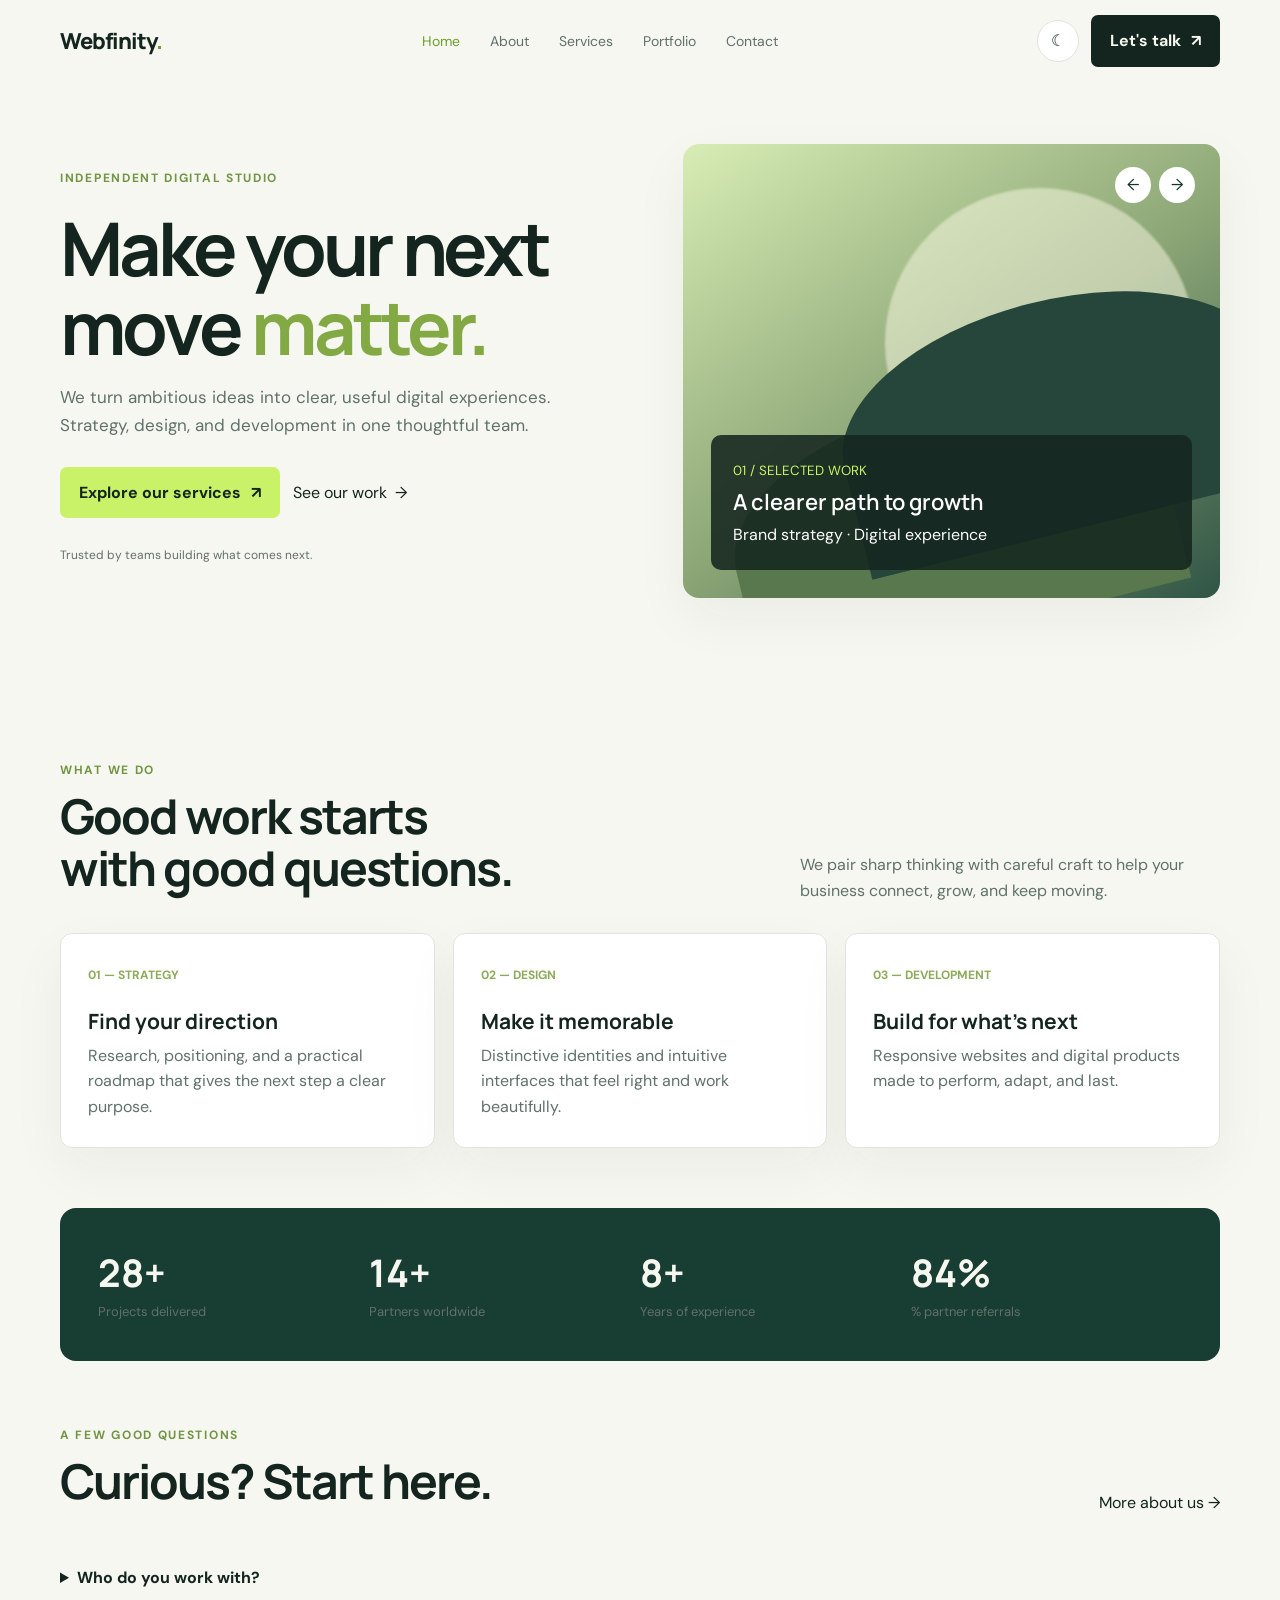
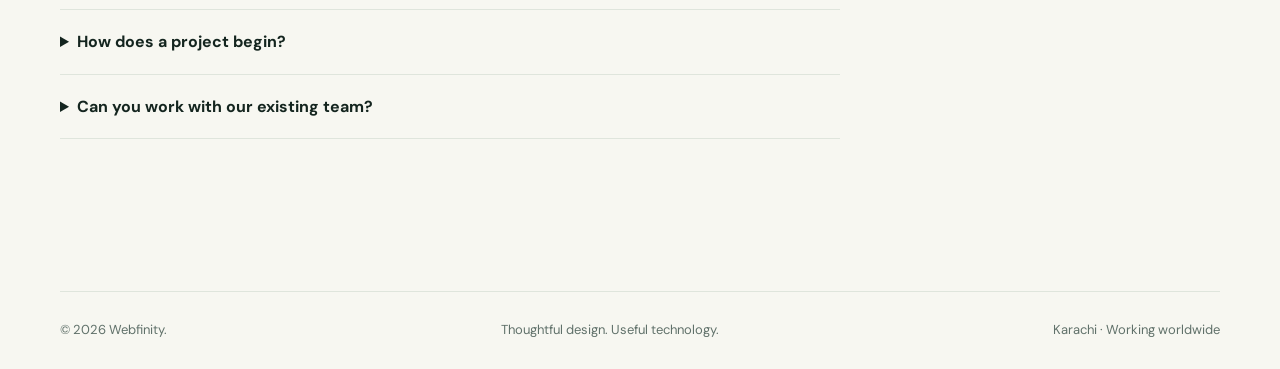
<file: index.html>
<!doctype html>
<html lang="en">

<head>
    <meta charset="utf-8">
    <meta name="viewport" content="width=device-width,initial-scale=1">
    <meta name="description"
        content="Devixo Solutions builds thoughtful digital experiences and modern websites for ambitious teams.">
    <title>Digital ideas, built with purpose | Webfinity.</title>
    <link rel="stylesheet" href="styles.css">
</head>

<body>
    <header class="wrap nav"><a class="logo" href="index.html">Webfinity<i>.</i></a>
        <nav class="links"><a class="active" href="index.html">Home</a><a class="" href="about.html">About</a><a
                class="" href="services.html">Services</a><a class="" href="portfolio.html">Portfolio</a><a class=""
                href="contact.html">Contact</a></nav>
        <div class="nav-actions"><button class="iconbtn theme" aria-label="Toggle dark mode">☾</button><a class="btn"
                href="contact.html">Let's talk <span>↗</span></a><button class="menu"
                aria-label="Open navigation">☰</button></div>
    </header>
    <main>
        <section class="wrap hero">
            <div><span class="eyebrow">Independent digital studio</span>
                <h1>Make your next<br>move <em class="typing">matter.</em></h1>
                <p>We turn ambitious ideas into clear, useful digital experiences. Strategy, design, and development in
                    one thoughtful team.</p>
                <div class="hero-cta"><a class="btn light" href="services.html">Explore our services
                        <span>↗</span></a><a href="portfolio.html">See our work&nbsp; →</a></div>
                <p style="font-size:12px;margin-top:28px">Trusted by teams building what comes next.</p>
            </div>
            <div class="slider">
                <div class="slide-controls"><button aria-label="Previous slide" class="prev">←</button><button
                        aria-label="Next slide" class="next">→</button></div>
                <div class="slidecopy"><small class="slidekicker">01 / SELECTED WORK</small>
                    <h3 class="slidetitle">A clearer path to growth</h3><span class="slidedesc">Brand strategy · Digital
                        experience</span>
                </div>
            </div>
        </section>
        <section class="wrap section">
            <div class="sectionhead">
                <div><span class="eyebrow">What we do</span>
                    <h2>Good work starts<br>with good questions.</h2>
                </div>
                <p>We pair sharp thinking with careful craft to help your business connect, grow, and keep moving.</p>
            </div>
            <div class="grid3">
                <article class="card reveal"><span class="num">01 — STRATEGY</span>
                    <h3>Find your direction</h3>
                    <p>Research, positioning, and a practical roadmap that gives the next step a clear purpose.</p>
                </article>
                <article class="card reveal"><span class="num">02 — DESIGN</span>
                    <h3>Make it memorable</h3>
                    <p>Distinctive identities and intuitive interfaces that feel right and work beautifully.</p>
                </article>
                <article class="card reveal"><span class="num">03 — DEVELOPMENT</span>
                    <h3>Build for what’s next</h3>
                    <p>Responsive websites and digital products made to perform, adapt, and last.</p>
                </article>
            </div>
            <div class="stats">
                <div class="stat"><strong data-count="36">0</strong><span>Projects delivered</span></div>
                <div class="stat"><strong data-count="14">0</strong><span>Partners worldwide</span></div>
                <div class="stat"><strong data-count="8">0</strong><span>Years of experience</span></div>
                <div class="stat"><strong data-count="96">0</strong><span>% partner referrals</span></div>
            </div>
            <div class="sectionhead">
                <div><span class="eyebrow">A few good questions</span>
                    <h2>Curious? Start here.</h2>
                </div><a href="about.html#faq">More about us →</a>
            </div>
            <div class="faq">
                <details>
                    <summary>Who do you work with?</summary>
                    <p>We work with founders, growing companies, and established teams looking to make their digital
                        experience clearer and more effective.</p>
                </details>
                <details>
                    <summary>How does a project begin?</summary>
                    <p>We start with a short conversation about your goals, audience, timeline, and what success should
                        look like.</p>
                </details>
                <details>
                    <summary>Can you work with our existing team?</summary>
                    <p>Yes. We can lead a project end to end or join your team for a focused strategy, design, or
                        development engagement.</p>
                </details>
            </div>
        </section>
    </main>
    <footer class="wrap footer"><span>© 2026 Webfinity.</span><span>Thoughtful design. Useful
            technology.</span><span>Karachi · Working worldwide</span></footer><button class="top"
        aria-label="Back to top">↑</button>

    <script src="script.js"></script>
    <script>const slides = [['01 / SELECTED WORK', 'A clearer path to growth', 'Brand strategy · Digital experience'], 
    ['02 / DIGITAL PRODUCT', 'A simpler way to get there', 'Product design · Development'], ['03 / BRAND EXPERIENCE', 
    'Built to stand out and scale', 'Identity · Web experience']]; let n = 0; function setSlide(d) 
    { n = (n + d + slides.length) % slides.length; document.querySelector('.slidekicker').textContent = slides[n][0]; document.querySelector
    ('.slidetitle').textContent = slides[n][1]; document.querySelector('.slidedesc').textContent = slides[n][2] } document.querySelector('.next').onclick = 
    () => setSlide(1); document.querySelector('.prev').onclick = () => setSlide(-1); setInterval(() => setSlide(1), 6000);</script>
</body>

</html>
</file>
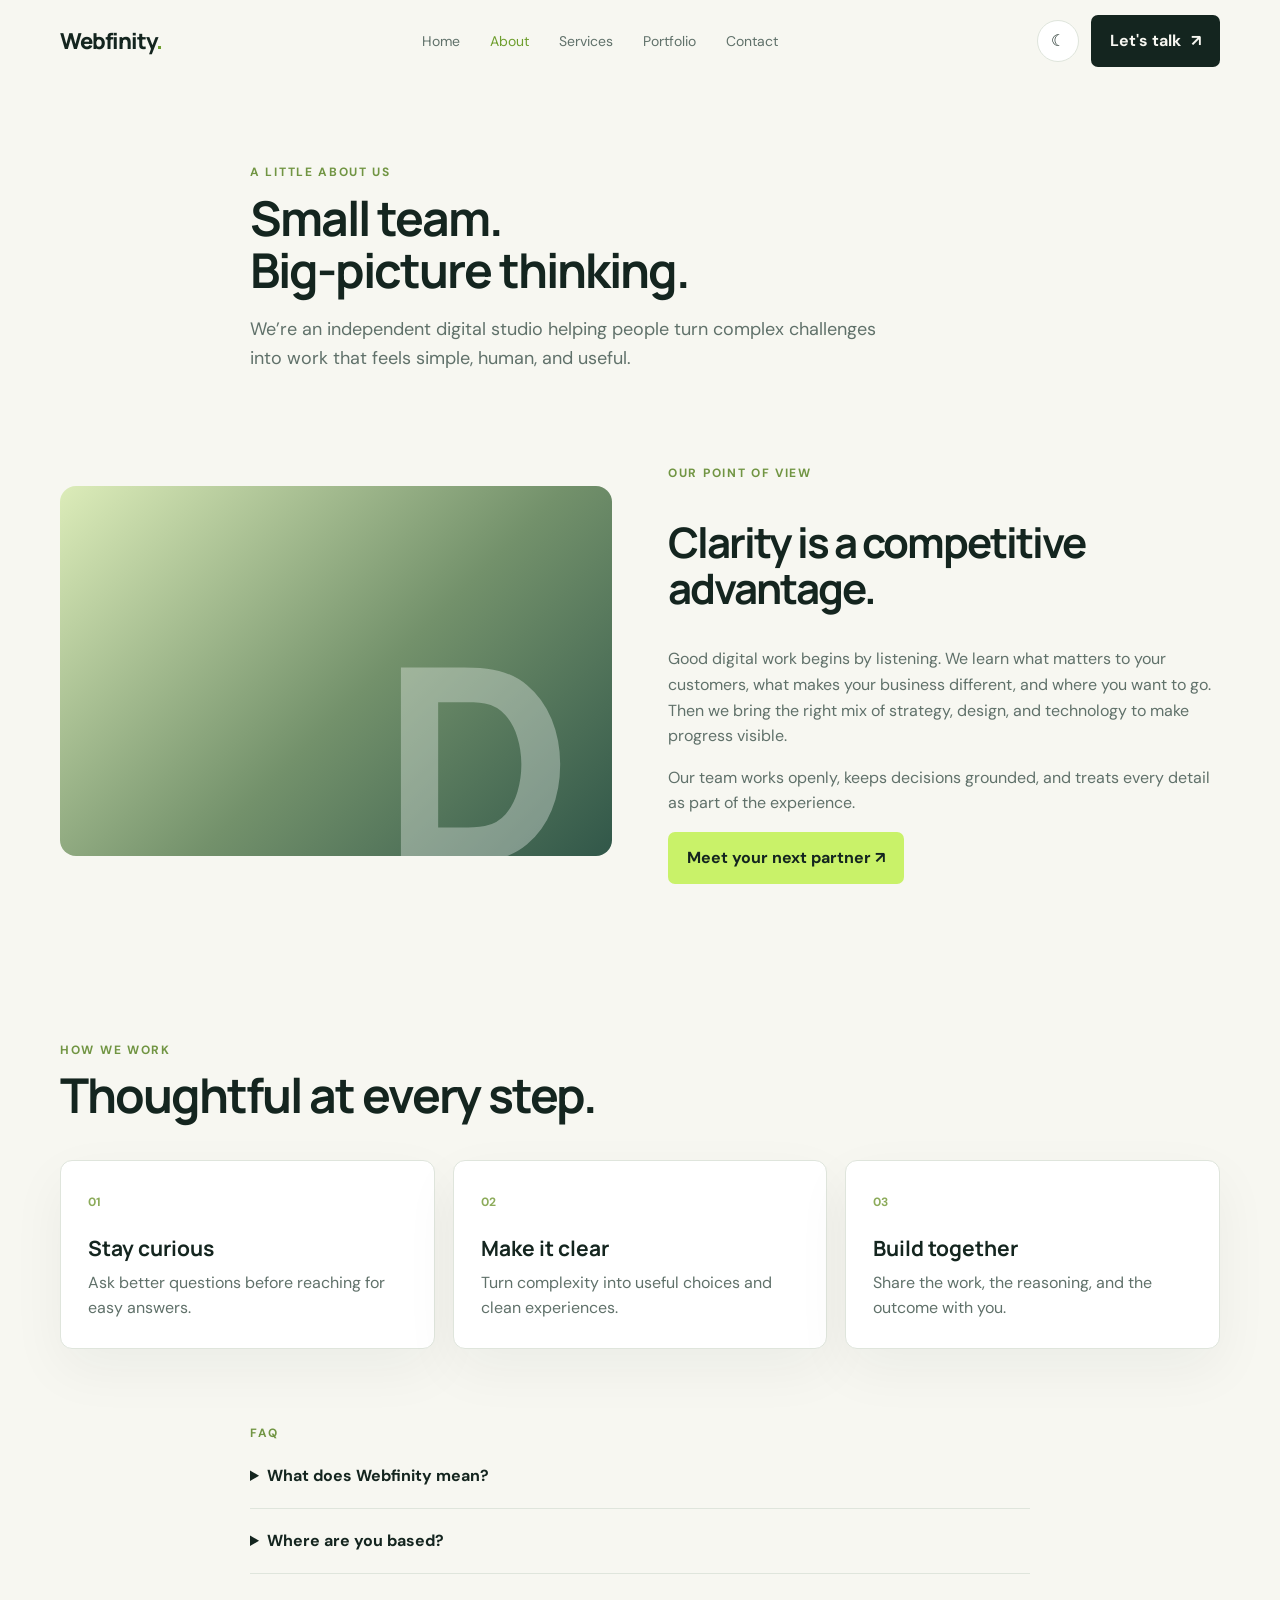
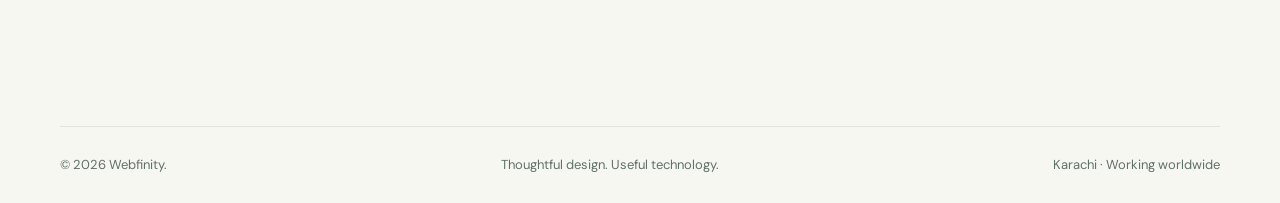
<file: about.html>
<!doctype html>
<html lang="en">

<head>
    <meta charset="utf-8">
    <meta name="viewport" content="width=device-width,initial-scale=1">
    <meta name="description"
        content="Devixo Solutions builds thoughtful digital experiences and modern websites for ambitious teams.">
    <title>About us | Webfinity.</title>
    <link rel="stylesheet" href="styles.css">
</head>

<body>
    <header class="wrap nav"><a class="logo" href="index.html">Webfinity<i>.</i></a>
        <nav class="links"><a class="" href="index.html">Home</a><a class="active" href="about.html">About</a><a
                class="" href="services.html">Services</a><a class="" href="portfolio.html">Portfolio</a><a class=""
                href="contact.html">Contact</a></nav>
        <div class="nav-actions"><button class="iconbtn theme" aria-label="Toggle dark mode">☾</button><a class="btn"
                href="contact.html">Let's talk <span>↗</span></a><button class="menu"
                aria-label="Open navigation">☰</button></div>
    </header>
    <main>
        <section class="wrap pagehead"><span class="eyebrow">A little about us</span>
            <h1>Small team.<br>Big-picture thinking.</h1>
            <p>We’re an independent digital studio helping people turn complex challenges into work that feels simple,
                human, and useful.</p>
        </section>
        <section class="wrap split">
            <div class="visual"></div>
            <div><span class="eyebrow">Our point of view</span>
                <h2>Clarity is a competitive advantage.</h2>
                <p>Good digital work begins by listening. We learn what matters to your customers, what makes your
                    business different, and where you want to go. Then we bring the right mix of strategy, design, and
                    technology to make progress visible.</p>
                <p>Our team works openly, keeps decisions grounded, and treats every detail as part of the experience.
                </p><a class="btn light" href="contact.html">Meet your next partner ↗</a>
            </div>
        </section>
        <section class="wrap section">
            <div class="sectionhead">
                <div><span class="eyebrow">How we work</span>
                    <h2>Thoughtful at every step.</h2>
                </div>
            </div>
            <div class="grid3">
                <article class="card"><span class="num">01</span>
                    <h3>Stay curious</h3>
                    <p>Ask better questions before reaching for easy answers.</p>
                </article>
                <article class="card"><span class="num">02</span>
                    <h3>Make it clear</h3>
                    <p>Turn complexity into useful choices and clean experiences.</p>
                </article>
                <article class="card"><span class="num">03</span>
                    <h3>Build together</h3>
                    <p>Share the work, the reasoning, and the outcome with you.</p>
                </article>
            </div>
            <div id="faq" class="faq" style="margin:70px auto 0"><span class="eyebrow">FAQ</span>
                <details>
                    <summary>What does Webfinity mean?</summary>
                    <p>Webfinity brings together development and vision: a practical studio for ideas with a clear
                        direction.</p>
                </details>
                <details>
                    <summary>Where are you based?</summary>
                    <p>Our home base is Karachi, Pakistan. We partner with clients around the world.</p>
                </details>
            </div>
        </section>
    </main>
    <footer class="wrap footer"><span>© 2026 Webfinity. </span><span>Thoughtful design. Useful
            technology.</span><span>Karachi · Working worldwide</span></footer><button class="top"
        aria-label="Back to top">↑</button>
    <script src="script.js"></script>
</body>

</html>
</file>
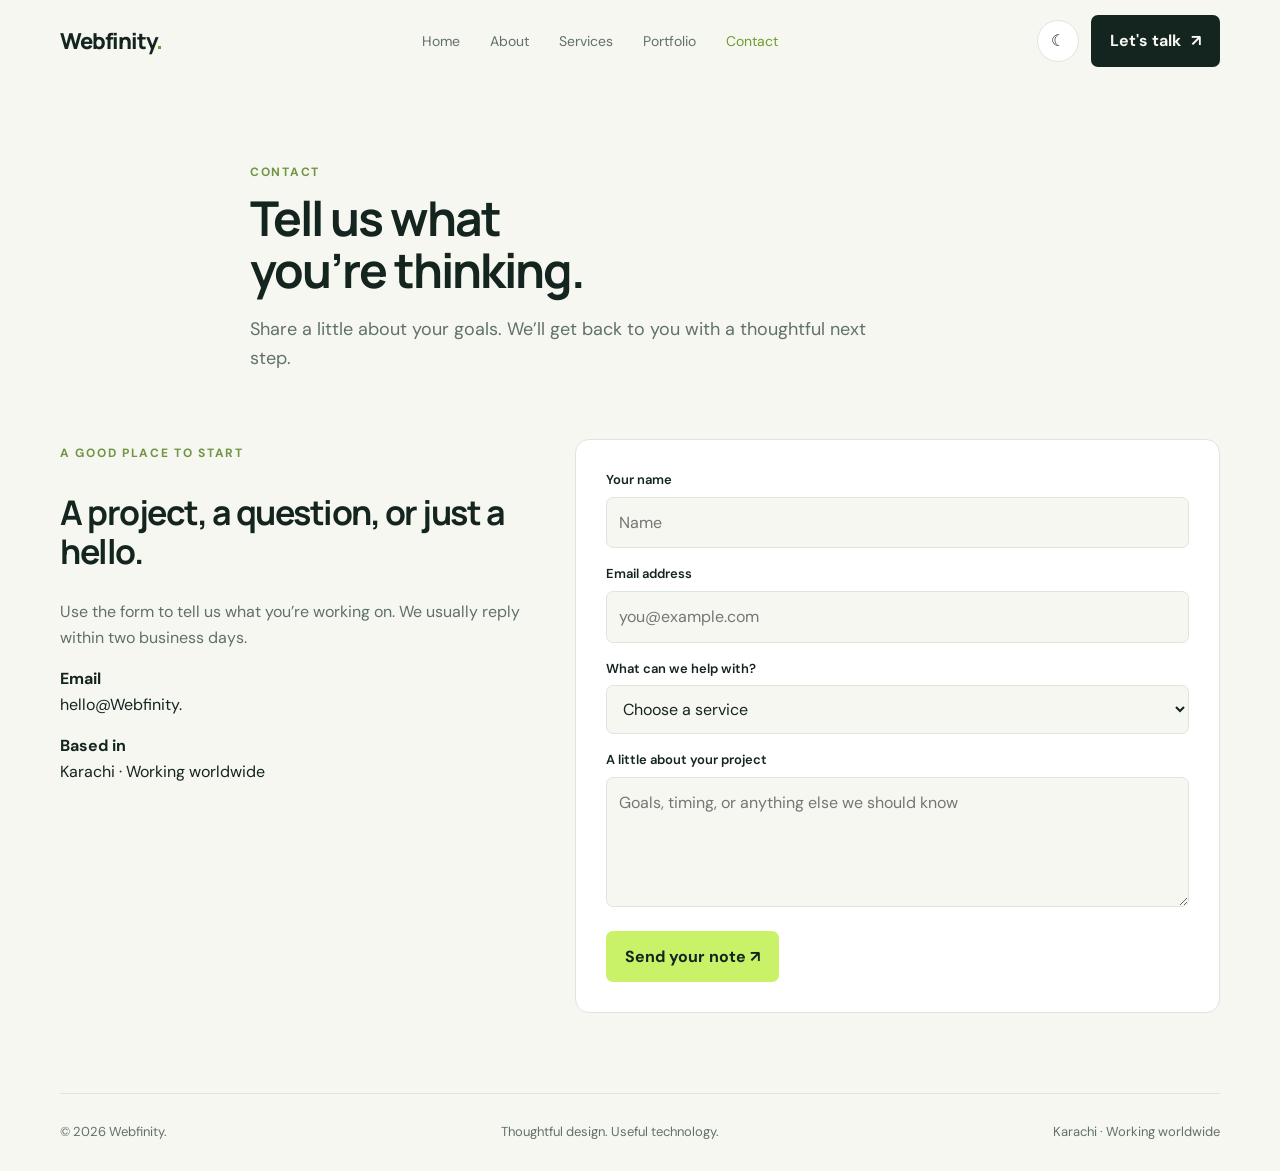
<file: contact.html>
<!doctype html>
<html lang="en">

<head>
    <meta charset="utf-8">
    <meta name="viewport" content="width=device-width,initial-scale=1">
    <meta name="description"
        content="Devixo Solutions builds thoughtful digital experiences and modern websites for ambitious teams.">
    <title>Let’s talk | Webfinity.</title>
    <link rel="stylesheet" href="styles.css">
</head>

<body>
    <header class="wrap nav"><a class="logo" href="index.html">Webfinity<i>.</i></a>
        <nav class="links"><a class="" href="index.html">Home</a><a class="" href="about.html">About</a><a class=""
                href="services.html">Services</a><a class="" href="portfolio.html">Portfolio</a><a class="active"
                href="contact.html">Contact</a></nav>
        <div class="nav-actions"><button class="iconbtn theme" aria-label="Toggle dark mode">☾</button><a class="btn"
                href="contact.html">Let's talk <span>↗</span></a><button class="menu"
                aria-label="Open navigation">☰</button></div>
    </header>
    <main>
        <section class="wrap pagehead"><span class="eyebrow">Contact</span>
            <h1>Tell us what<br>you’re thinking.</h1>
            <p>Share a little about your goals. We’ll get back to you with a thoughtful next step.</p>
        </section>
        <section class="wrap contact">
            <div><span class="eyebrow">A good place to start</span>
                <h2 style="font:700 34px/1.15 Manrope;letter-spacing:-1.5px">A project, a question, or just a hello.
                </h2>
                <p style="color:var(--muted)">Use the form to tell us what you’re working on. We usually reply within
                    two business days.</p>
                <p><b>Email</b><br><a href="mailto:hello@devixo.studio">hello@Webfinity.</a></p>
                <p><b>Based in</b><br>Karachi · Working worldwide</p>
            </div>
            <form class="form" novalidate>
                <div class="field"><label for="name">Your name</label><input id="name" name="name" required
                        minlength="2" placeholder="Name"><span class="error">Please enter at least 2 characters.</span>
                </div>
                <div class="field"><label for="email">Email address</label><input id="email" type="email" name="email"
                        required placeholder="you@example.com"><span class="error">Please enter a valid email
                        address.</span></div>
                <div class="field"><label for="topic">What can we help with?</label><select id="topic" name="topic">
                        <option>Choose a service</option>
                        <option>Strategy</option>
                        <option>Brand identity</option>
                        <option>Website</option>
                        <option>Product design</option>
                        <option>Something else</option>
                    </select></div>
                <div class="field"><label for="message">A little about your project</label><textarea id="message"
                        name="message" required minlength="10"
                        placeholder="Goals, timing, or anything else we should know"></textarea><span
                        class="error">Please share at least 10 characters.</span></div><button class="btn light"
                    type="submit">Send your note ↗</button>
                <p class="success" role="status">Thanks for reaching out. Your note is ready, and we’ll be in touch
                    soon.</p>
        </section>
    </main>
    <footer class="wrap footer"><span>© 2026 Webfinity.</span><span>Thoughtful design. Useful
            technology.</span><span>Karachi · Working worldwide</span></footer><button class="top"
        aria-label="Back to top">↑</button>
    <script src="script.js"></script>
    <script>const form = document.querySelector('form'); form.addEventListener('submit', e => { e.preventDefault(); let valid = true; form.querySelectorAll('input[required],textarea[required]').forEach(el => { const field = el.closest('.field'), ok = el.checkValidity(); field.classList.toggle('invalid', !ok); valid &&= ok }); if (valid) { form.querySelector('.success').style.display = 'block'; form.reset() } }); form.querySelectorAll('input,textarea').forEach(el => el.addEventListener('input', () => el.closest('.field').classList.remove('invalid')));</script>
</body>

</html>
</file>
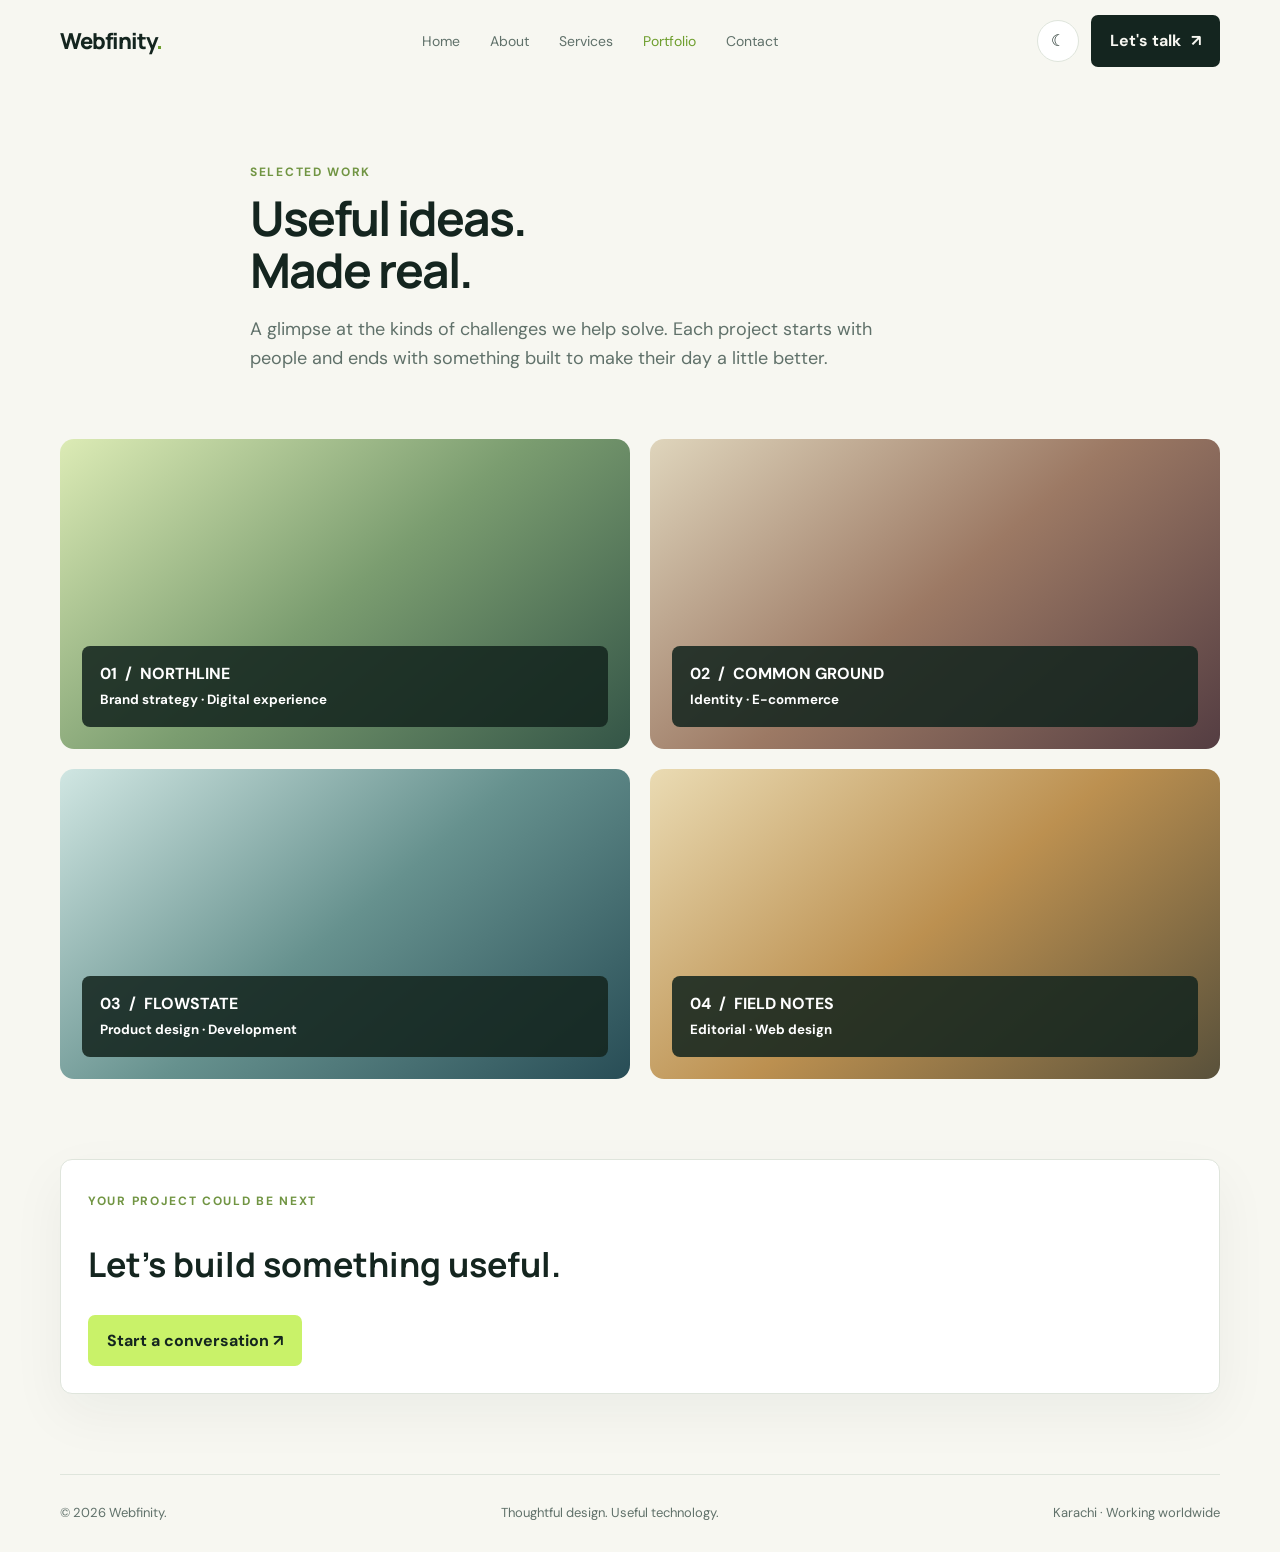
<file: portfolio.html>
<!doctype html>
<html lang="en">

<head>
    <meta charset="utf-8">
    <meta name="viewport" content="width=device-width,initial-scale=1">
    <meta name="description"
        content="Devixo Solutions builds thoughtful digital experiences and modern websites for ambitious teams.">
    <title>Selected work | Webfinity.</title>
    <link rel="stylesheet" href="styles.css">
</head>

<body>
    <header class="wrap nav"><a class="logo" href="index.html">Webfinity<i>.</i></a>
        <nav class="links"><a class="" href="index.html">Home</a><a class="" href="about.html">About</a><a class=""
                href="services.html">Services</a><a class="active" href="portfolio.html">Portfolio</a><a class=""
                href="contact.html">Contact</a></nav>
        <div class="nav-actions"><button class="iconbtn theme" aria-label="Toggle dark mode">☾</button><a class="btn"
                href="contact.html">Let's talk <span>↗</span></a><button class="menu"
                aria-label="Open navigation">☰</button></div>
    </header>
    <main>
        <section class="wrap pagehead"><span class="eyebrow">Selected work</span>
            <h1>Useful ideas.<br>Made real.</h1>
            <p>A glimpse at the kinds of challenges we help solve. Each project starts with people and ends with
                something built to make their day a little better.</p>
        </section>
        <section class="wrap workgrid">
            <article class="project"><span>01&nbsp; / &nbsp;NORTHLINE<br><small>Brand strategy · Digital
                        experience</small></span></article>
            <article class="project"><span>02&nbsp; / &nbsp;COMMON GROUND<br><small>Identity · E-commerce</small></span>
            </article>
            <article class="project"><span>03&nbsp; / &nbsp;FLOWSTATE<br><small>Product design ·
                        Development</small></span></article>
            <article class="project"><span>04&nbsp; / &nbsp;FIELD NOTES<br><small>Editorial · Web design</small></span>
            </article>
        </section>
        <section class="wrap" style="padding-bottom:80px">
            <div class="card"><span class="eyebrow">Your project could be next</span>
                <h2 style="font:700 34px Manrope">Let’s build something useful.</h2><a class="btn light"
                    href="contact.html">Start a conversation ↗</a>
            </div>
        </section>
    </main>
    <footer class="wrap footer"><span>© 2026 Webfinity.</span><span>Thoughtful design. Useful
            technology.</span><span>Karachi · Working worldwide</span></footer><button class="top"
        aria-label="Back to top">↑</button>
    <script src="script.js"></script>
</body>

</html>
</file>
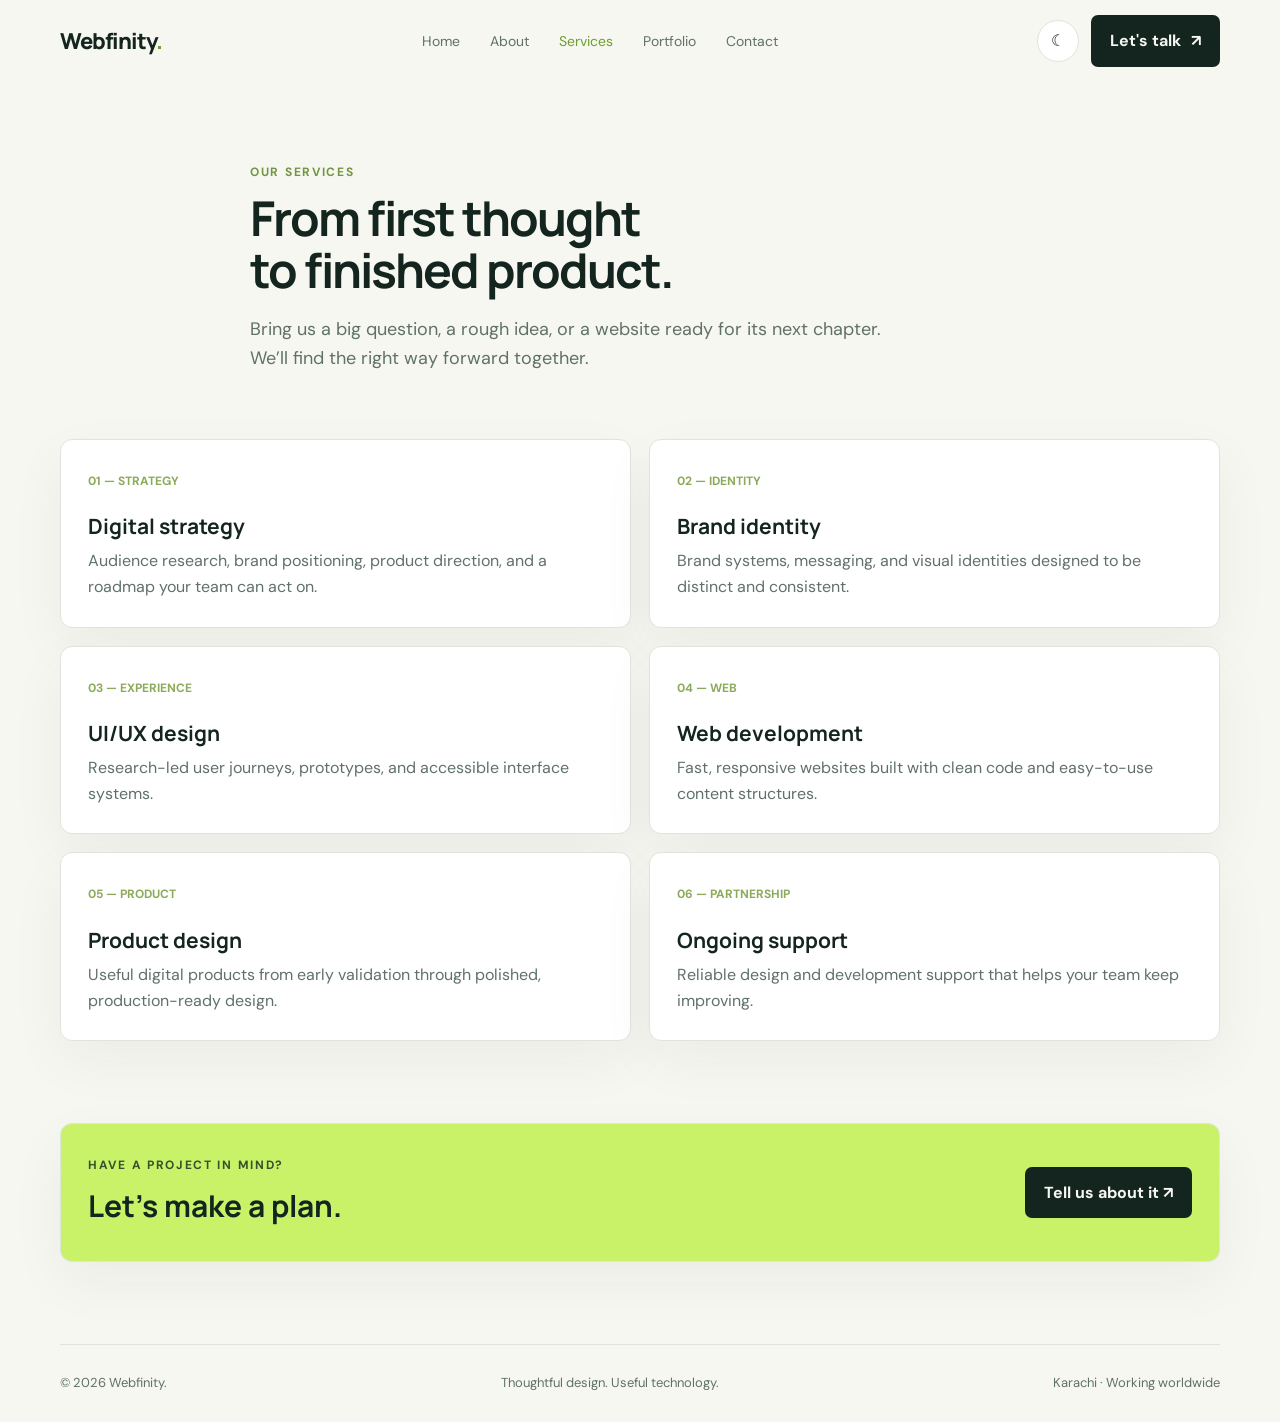
<file: services.html>
<!doctype html>
<html lang="en">

<head>
    <meta charset="utf-8">
    <meta name="viewport" content="width=device-width,initial-scale=1">
    <meta name="description"
        content="Devixo Solutions builds thoughtful digital experiences and modern websites for ambitious teams.">
    <title>Services | Webfinity.</title>
    <link rel="stylesheet" href="styles.css">
</head>

<body>
    <header class="wrap nav"><a class="logo" href="index.html">Webfinity<i>.</i></a>
        <nav class="links"><a class="" href="index.html">Home</a><a class="" href="about.html">About</a><a
                class="active" href="services.html">Services</a><a class="" href="portfolio.html">Portfolio</a><a
                class="" href="contact.html">Contact</a></nav>
        <div class="nav-actions"><button class="iconbtn theme" aria-label="Toggle dark mode">☾</button><a class="btn"
                href="contact.html">Let's talk <span>↗</span></a><button class="menu"
                aria-label="Open navigation">☰</button></div>
    </header>
    <main>
        <section class="wrap pagehead"><span class="eyebrow">Our services</span>
            <h1>From first thought<br>to finished product.</h1>
            <p>Bring us a big question, a rough idea, or a website ready for its next chapter. We’ll find the right way
                forward together.</p>
        </section>
        <section class="wrap service-list">
            <article class="card"><span class="num">01 — STRATEGY</span>
                <h3>Digital strategy</h3>
                <p>Audience research, brand positioning, product direction, and a roadmap your team can act on.</p>
            </article>
            <article class="card"><span class="num">02 — IDENTITY</span>
                <h3>Brand identity</h3>
                <p>Brand systems, messaging, and visual identities designed to be distinct and consistent.</p>
            </article>
            <article class="card"><span class="num">03 — EXPERIENCE</span>
                <h3>UI/UX design</h3>
                <p>Research-led user journeys, prototypes, and accessible interface systems.</p>
            </article>
            <article class="card"><span class="num">04 — WEB</span>
                <h3>Web development</h3>
                <p>Fast, responsive websites built with clean code and easy-to-use content structures.</p>
            </article>
            <article class="card"><span class="num">05 — PRODUCT</span>
                <h3>Product design</h3>
                <p>Useful digital products from early validation through polished, production-ready design.</p>
            </article>
            <article class="card"><span class="num">06 — PARTNERSHIP</span>
                <h3>Ongoing support</h3>
                <p>Reliable design and development support that helps your team keep improving.</p>
            </article>
        </section>
        <section class="wrap" style="padding-bottom:82px">
            <div class="card"
                style="background:var(--green);color:#14251f;display:flex;justify-content:space-between;align-items:center;gap:25px">
                <div><span class="eyebrow" style="color:#36512b">Have a project in mind?</span>
                    <h2 style="font:700 30px Manrope;margin:8px 0">Let’s make a plan.</h2>
                </div><a class="btn" href="contact.html">Tell us about it ↗</a>
            </div>
        </section>
    </main>
    <footer class="wrap footer"><span>© 2026 Webfinity.</span><span>Thoughtful design. Useful
            technology.</span><span>Karachi · Working worldwide</span></footer><button class="top"
        aria-label="Back to top">↑</button>
    <script src="script.js"></script>
</body>

</html>
</file>
<file: styles.css>
@import url('https://fonts.googleapis.com/css2?family=DM+Sans:wght@400;500;600;700&family=Manrope:wght@400;500;600;700;800&display=swap');

:root {
    --ink: #14251f;
    --muted: #60716a;
    --paper: #f7f7f1;
    --card: #fff;
    --line: #dfe5dc;
    --green: #c9f269;
    --deep: #183d32;
    --lime: #b8e75c;
    --shadow: 0 20px 55px #1a30200d
}

* {
    box-sizing: border-box
}

body {
    margin: 0;
    background: var(--paper);
    color: var(--ink);
    font-family: 'DM Sans', Arial, sans-serif;
    line-height: 1.6;
    transition: .25s
}

body.dark {
    --ink: #eff5ec;
    --muted: #a5b4a9;
    --paper: #111b17;
    --card: #1a2821;
    --line: #314138;
    --deep: #c9f269;
    --shadow: 0 20px 55px #0004
}

a {
    color: inherit;
    text-decoration: none
}

button,
input,
textarea,
select {
    font: inherit
}

.wrap {
    width: min(1160px, calc(100% - 48px));
    margin: auto
}

.nav {
    height: 82px;
    display: flex;
    align-items: center;
    justify-content: space-between
}

.logo {
    font: 800 22px Manrope;
    letter-spacing: -1px
}

.logo i {
    font-style: normal;
    color: #6e9e2d
}

.links {
    display: flex;
    gap: 30px;
    align-items: center;
    font-size: 14px;
    color: var(--muted)
}

.links a.active,
.links a:hover {
    color: #6e9e2d
}

.nav-actions {
    display: flex;
    gap: 12px;
    align-items: center
}

.iconbtn,
.menu {
    background: var(--card);
    border: 1px solid var(--line);
    border-radius: 50%;
    width: 42px;
    height: 42px;
    color: var(--ink);
    cursor: pointer
}

.menu {
    display: none
}

.btn {
    display: inline-flex;
    align-items: center;
    justify-content: center;
    gap: 10px;
    background: var(--ink);
    color: var(--paper);
    border: 0;
    border-radius: 7px;
    padding: 13px 19px;
    font-weight: 700;
    cursor: pointer;
    transition: .2s
}

.btn:hover {
    transform: translateY(-2px);
    opacity: .9
}

.btn.light {
    background: var(--green);
    color: #14251f
}

.eyebrow {
    font-size: 12px;
    text-transform: uppercase;
    letter-spacing: 1.7px;
    color: #719543;
    font-weight: 700
}

.hero {
    display: grid;
    grid-template-columns: 1.03fr .97fr;
    gap: 52px;
    align-items: center;
    padding: 62px 0 86px
}

.hero h1,
.pagehead h1 {
    font: 700 clamp(44px, 6vw, 74px)/1.07 Manrope;
    letter-spacing: -4px;
    margin: 18px 0
}

.hero h1 em {
    font-style: normal;
    color: #83a945
}

.hero p {
    font-size: 17px;
    color: var(--muted);
    max-width: 500px
}

.hero-cta {
    display: flex;
    gap: 13px;
    margin-top: 28px;
    align-items: center
}

.slider {
    height: 454px;
    border-radius: 16px;
    background: linear-gradient(145deg, #d8edb5, #8ba575 53%, #305546);
    position: relative;
    overflow: hidden;
    display: flex;
    align-items: end;
    padding: 28px;
    color: white;
    box-shadow: var(--shadow)
}

.slider:before {
    content: '';
    position: absolute;
    width: 310px;
    height: 310px;
    border-radius: 50%;
    background: #f5f5df88;
    top: 44px;
    right: 25px;
    filter: blur(1px)
}

.slider:after {
    content: '';
    position: absolute;
    background: #26463c;
    width: 440px;
    height: 230px;
    border-radius: 50% 50% 0 0;
    right: -58px;
    bottom: 68px;
    transform: rotate(-14deg);
    box-shadow: -130px 75px 0 #59784d
}

.slidecopy {
    z-index: 1;
    position: relative;
    background: #14251fdd;
    padding: 22px;
    border-radius: 10px;
    width: 100%
}

.slidecopy small {
    color: #c9f269
}

.slidecopy h3 {
    font: 600 22px Manrope;
    margin: 5px 0
}

.slide-controls {
    position: absolute;
    right: 25px;
    top: 23px;
    z-index: 2;
    display: flex;
    gap: 8px
}

.slide-controls button {
    width: 36px;
    height: 36px;
    border-radius: 50%;
    border: 0;
    cursor: pointer;
    background: #fff;
    color: #173528
}

.section {
    padding: 72px 0
}

.sectionhead {
    display: flex;
    justify-content: space-between;
    align-items: end;
    margin-bottom: 30px
}

.sectionhead h2,
.pagehead h1 {
    font: 700 clamp(34px, 4vw, 48px)/1.1 Manrope;
    letter-spacing: -2px;
    margin: 8px 0
}

.sectionhead p {
    color: var(--muted);
    max-width: 420px;
    margin: 0
}

.grid3 {
    display: grid;
    grid-template-columns: repeat(3, 1fr);
    gap: 18px
}

.card {
    background: var(--card);
    border: 1px solid var(--line);
    border-radius: 12px;
    padding: 27px;
    box-shadow: var(--shadow)
}

.card .num {
    color: #8cab5a;
    font-size: 12px;
    font-weight: 700
}

.card h3 {
    font: 700 21px Manrope;
    margin: 20px 0 8px
}

.card p {
    color: var(--muted);
    margin: 0
}

.stats {
    background: var(--deep);
    color: var(--paper);
    border-radius: 16px;
    padding: 38px;
    display: grid;
    grid-template-columns: repeat(4, 1fr);
    margin: 60px 0
}

.stat strong {
    display: block;
    font: 700 38px Manrope
}

.stat span {
    color: var(--muted);
    font-size: 13px
}

.pagehead {
    padding: 76px 0 48px;
    max-width: 780px
}

.pagehead p {
    color: var(--muted);
    font-size: 18px;
    max-width: 640px
}

.split {
    display: grid;
    grid-template-columns: 1fr 1fr;
    gap: 56px;
    align-items: center;
    padding: 20px 0 80px
}

.visual {
    min-height: 370px;
    border-radius: 16px;
    background: linear-gradient(135deg, #dcecb9, #73916b 55%, #315749);
    position: relative;
    overflow: hidden
}

.visual:after {
    content: 'D';
    font: 800 270px Manrope;
    color: #fff5;
    position: absolute;
    right: 38px;
    bottom: -87px
}

.split h2 {
    font: 700 42px/1.1 Manrope;
    letter-spacing: -2px
}

.split p {
    color: var(--muted)
}

.service-list {
    display: grid;
    grid-template-columns: repeat(2, 1fr);
    gap: 18px;
    padding-bottom: 82px
}

.workgrid {
    display: grid;
    grid-template-columns: repeat(2, 1fr);
    gap: 20px;
    padding-bottom: 80px
}

.project {
    height: 310px;
    border-radius: 14px;
    background: linear-gradient(140deg, #dcebb5, #7b9d70, #345547);
    padding: 22px;
    display: flex;
    align-items: end;
    color: white;
    position: relative;
    overflow: hidden
}

.project:nth-child(2) {
    background: linear-gradient(140deg, #dfd5bc, #9c7964, #543d42)
}

.project:nth-child(3) {
    background: linear-gradient(140deg, #d0e6e2, #66918e, #284d56)
}

.project:nth-child(4) {
    background: linear-gradient(140deg, #eadbb3, #bc9050, #59513b)
}

.project span {
    background: #14251fdd;
    border-radius: 8px;
    padding: 15px 18px;
    width: 100%;
    font-weight: 700
}

.contact {
    display: grid;
    grid-template-columns: .85fr 1.15fr;
    gap: 38px;
    padding-bottom: 80px
}

.form {
    background: var(--card);
    border: 1px solid var(--line);
    padding: 30px;
    border-radius: 14px
}

.field {
    margin-bottom: 16px
}

.field label {
    display: block;
    font-weight: 600;
    font-size: 13px;
    margin-bottom: 6px
}

.field input,
.field textarea,
.field select {
    width: 100%;
    padding: 12px;
    border: 1px solid var(--line);
    border-radius: 7px;
    background: var(--paper);
    color: var(--ink)
}

.field textarea {
    min-height: 130px;
    resize: vertical
}

.error {
    font-size: 12px;
    color: #b64136;
    display: none
}

.field.invalid .error {
    display: block
}

.field.invalid input,
.field.invalid textarea {
    border-color: #c34e42
}

.success {
    display: none;
    color: #597d2a;
    margin-top: 12px
}

.faq {
    max-width: 780px;
    padding-bottom: 80px
}

.faq details {
    border-bottom: 1px solid var(--line);
    padding: 19px 0
}

.faq summary {
    cursor: pointer;
    font-weight: 700
}

.faq details p {
    color: var(--muted)
}

.footer {
    border-top: 1px solid var(--line);
    padding: 28px 0;
    color: var(--muted);
    font-size: 13px;
    display: flex;
    justify-content: space-between
}

.top {
    position: fixed;
    right: 22px;
    bottom: 22px;
    width: 44px;
    height: 44px;
    border: 0;
    background: var(--green);
    border-radius: 50%;
    cursor: pointer;
    display: none;
    z-index: 5
}

.top.show {
    display: block
}

.typing {
    color: #719543
}

.reveal {
    opacity: 0;
    transform: translateY(15px);
    transition: .6s
}

.reveal.seen {
    opacity: 1;
    transform: none
}

@media(max-width:800px) {
    .links {
        display: none;
        position: absolute;
        top: 72px;
        left: 20px;
        right: 20px;
        background: var(--card);
        border: 1px solid var(--line);
        padding: 20px;
        border-radius: 12px;
        z-index: 10;
        flex-direction: column;
        align-items: start
    }

    .links.open {
        display: flex
    }

    .menu {
        display: block
    }

    .hero {
        grid-template-columns: 1fr;
        gap: 30px;
        padding: 40px 0 64px
    }

    .hero h1 {
        letter-spacing: -2.5px
    }

    .slider {
        height: 360px
    }

    .grid3,
    .stats {
        grid-template-columns: repeat(2, 1fr)
    }

    .split,
    .contact {
        grid-template-columns: 1fr
    }

    .service-list {
        grid-template-columns: 1fr 1fr
    }

    .pagehead {
        padding-top: 52px
    }
}

@media(max-width:520px) {
    .wrap {
        width: calc(100% - 32px)
    }

    .nav {
        height: 70px
    }

    .logo {
        font-size: 19px
    }

    .nav-actions .btn {
        padding: 10px 12px;
        font-size: 13px
    }

    .hero h1 {
        font-size: 48px
    }

    .hero-cta {
        align-items: start;
        flex-direction: column
    }

    .slider {
        height: 300px
    }

    .grid3,
    .stats,
    .service-list,
    .workgrid {
        grid-template-columns: 1fr
    }

    .stats {
        gap: 20px;
        padding: 25px
    }

    .section {
        padding: 52px 0
    }

    .sectionhead {
        display: block
    }

    .footer {
        gap: 12px;
        flex-direction: column
    }

    .pagehead h1 {
        letter-spacing: -2px
    }
}
</file>
